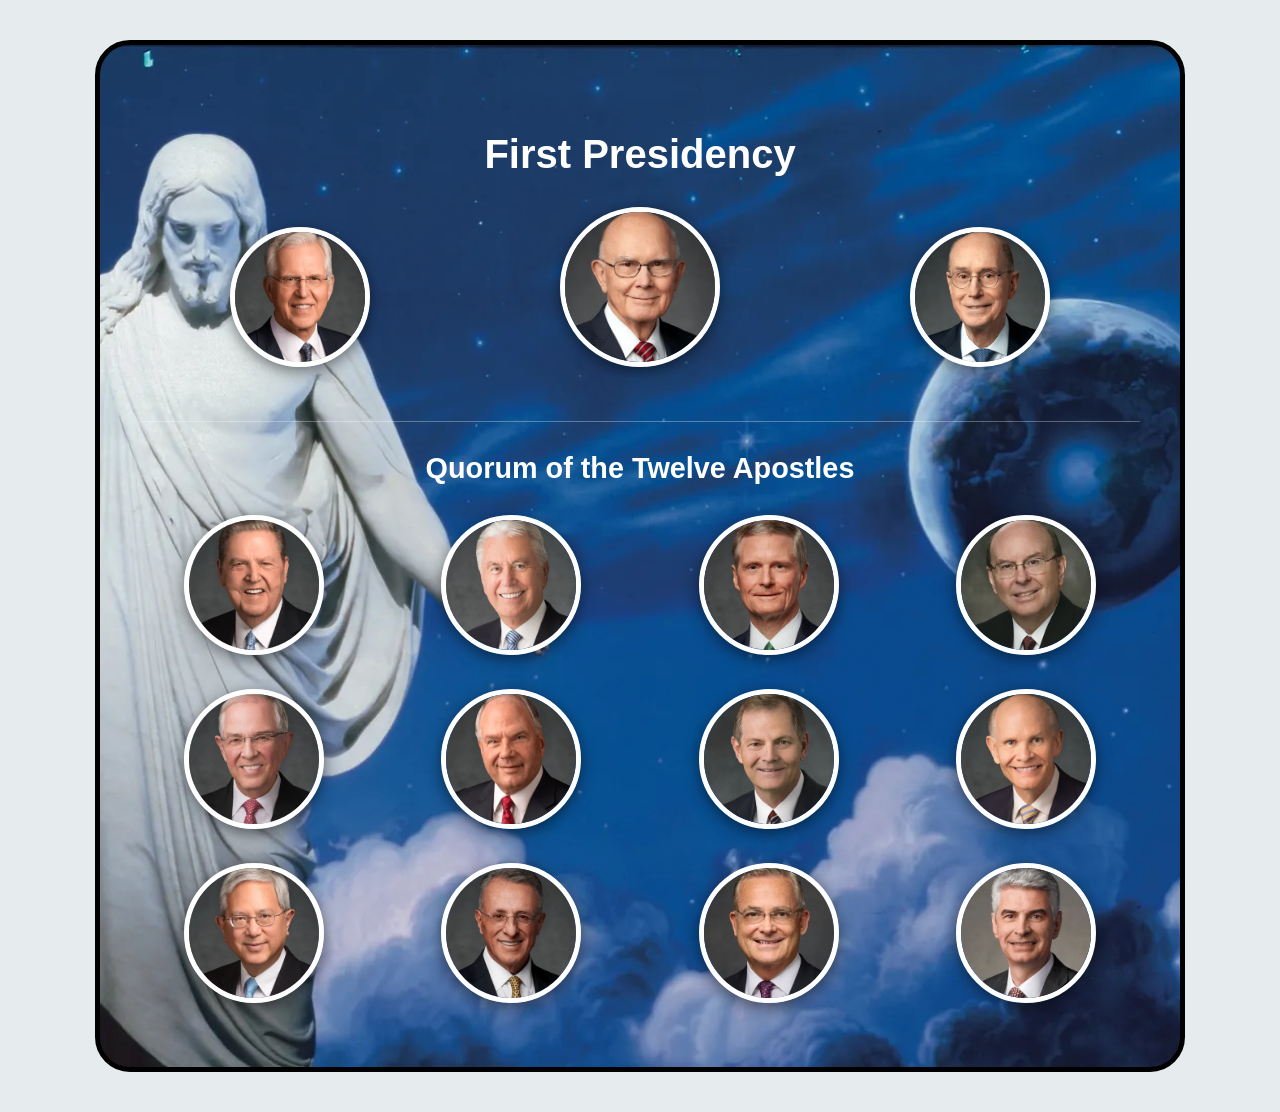
<file: ice/apostle_spotlight/apostles.html>
<!DOCTYPE html>
<html lang="en">
<head>
    <meta charset="UTF-8">
    <meta name="viewport" content="width=device-width, initial-scale=1.0">
    <title>Apostle Spotlight</title> 
    <link rel="stylesheet" href="apostles.css">
</head> 
<body>

    <div class="container">
        <h1>First Presidency</h1>
        <div class="first-presidency">
            <div class="apostle">
                <img class="bottom-img left" src="images/christofferson.webp" alt="D. Todd Christofferson">
            </div>
            <div class="prophet">
                <img src="images/oaks.webp" alt="Dallin H. Oaks">
            </div>
            <div class="apostle">
                <img class="bottom-img right" src="images/eyring.webp" alt="Henry B. Eyring">
            </div>
        </div>

        <h2>Quorum of the Twelve Apostles</h2>
        <div class="apostles">
            <div class="apostle"><img src="images/holland.webp" alt="Jeffrey R. Holland"></div>
            <div class="apostle"><img src="images/uchtdorf.webp" alt="Dieter F. Uchtdorf"></div>
            <div class="apostle"><img src="images/bednar.webp" alt="David A. Bednar"></div>
            <div class="apostle"><img src="images/cook.webp" alt="Quentin L. Cook"></div>
            <div class="apostle"><img src="images/anderson.webp" alt="Neil L. Andersen"></div>
            <div class="apostle"><img src="images/rasband.webp" alt="Ronald A. Rasband"></div>
            <div class="apostle"><img src="images/stevenson.webp" alt="Gary E. Stevenson"></div>
            <div class="apostle"><img src="images/renlund.webp" alt="Dale G. Renlund"></div>
            <div class="apostle"><img src="images/gong.webp" alt="Gerrit W. Gong"></div>
            <div class="apostle"><img src="images/soares.webp" alt="Ulisses Soares"></div>
            <div class="apostle"><img src="images/kearon.webp" alt="Patrick Kearon"></div>
            <div class="apostle"><img src="images/causse.webp" alt="Gérald Caussé"></div>
        </div>
    </div>

</body>
</html>
</file>
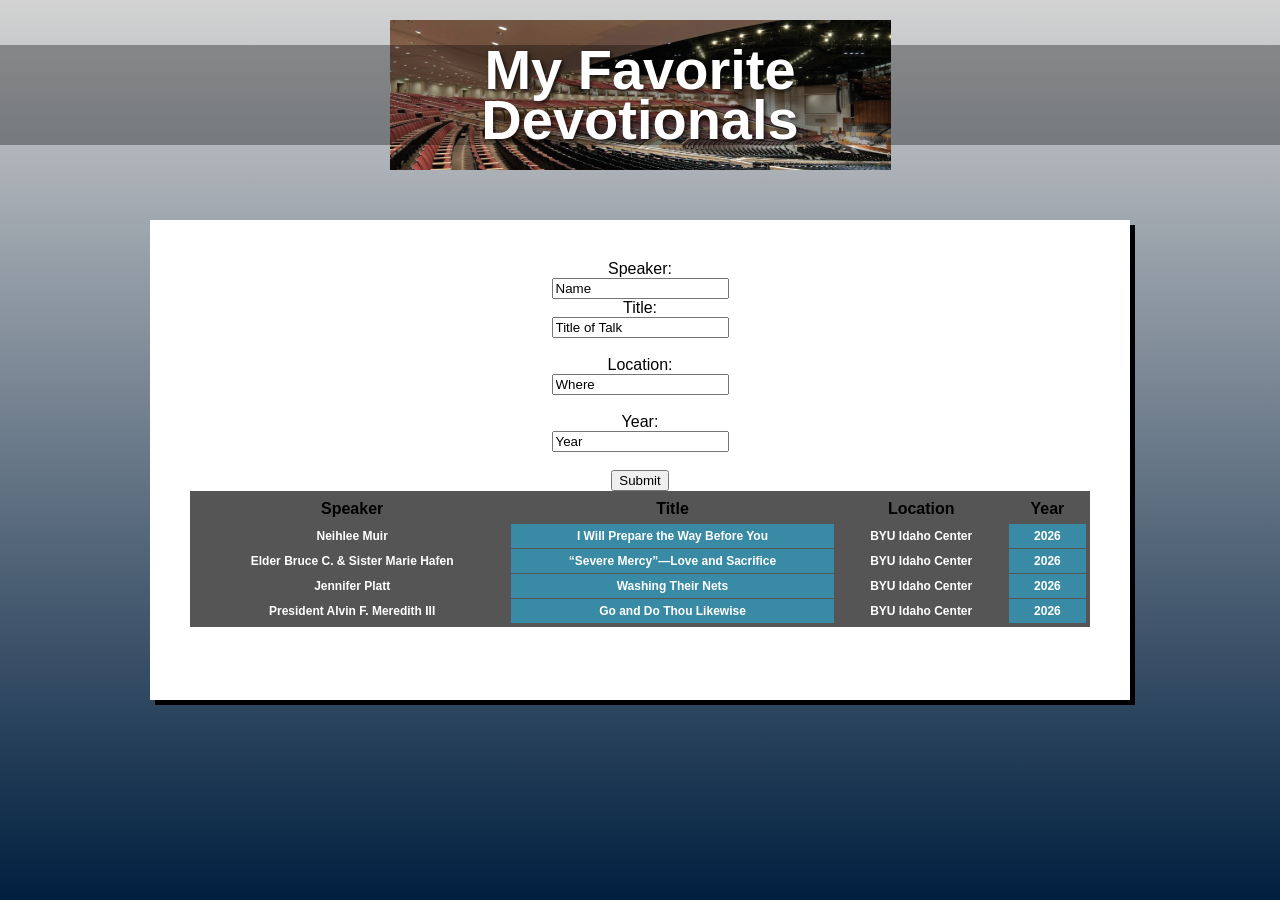
<file: ice/favorite_devo/favdevo.html>
<!DOCTYPE html>
<html lang="en">
<head>
  <meta charset="UTF-8" />
  <meta name="viewport" content="width=device-width, initial-scale=1.0"/>
  <title>My Favorite Devotionals</title>
  <link rel="stylesheet" href="devo_styles/favdevo_styles.css" />
</head>
<body>
  <div class="container">
    <header class="header">
      <div class="header-image">
        <h1>My Favorite<br>Devotionals</h1>
      </div>
    </header>
    <main>
      <div class="content-box">
        <!-- Add your devotional content here -->
         <table class="steelBlueCols">
          <tr>
            <th>Speaker</th>
            <th>Title</th>
            <th>Location</th>
            <th>Year</th>
          </tr>
          <tr>
            <td>Neihlee Muir</td>
            <td>I Will Prepare the Way Before You</td>
            <td>BYU Idaho Center</td>
            <td>2026</td>
          <tr>
            <td>Elder Bruce C. & Sister Marie Hafen</td>
            <td>“Severe Mercy”—Love and Sacrifice</td>
            <td>BYU Idaho Center</td>
            <td>2026</td>
          <tr>
            <td>Jennifer Platt</td>
            <td>Washing Their Nets</td>
            <td>BYU Idaho Center</td>
            <td>2026</td>
          <tr>
            <td>President Alvin F. Meredith III</td>
            <td>Go and Do Thou Likewise</td>
            <td>BYU Idaho Center</td>
            <td>2026</td>
          </tr>
          <form action="/action_page.php">
            <label for="Speaker">Speaker:</label><br>
            <input type="text" id="speaker" name="speaker" value="Name"><br>
            <label for="Title">Title:</label><br>
            <input type="text" id="title" name="title" value="Title of Talk"><br><br>
            <label for="Location">Location:</label><br>
            <input type="text" id="location" name="location" value="Where"><br><br>
            <label for="Year">Year:</label><br>
            <input type="text" id="year" name="year" value="Year "><br><br>
            <input type="submit" value="Submit">
          </form> 
        </table>
      </div>
    </main>
  </div>
</body>
</html>
</file>
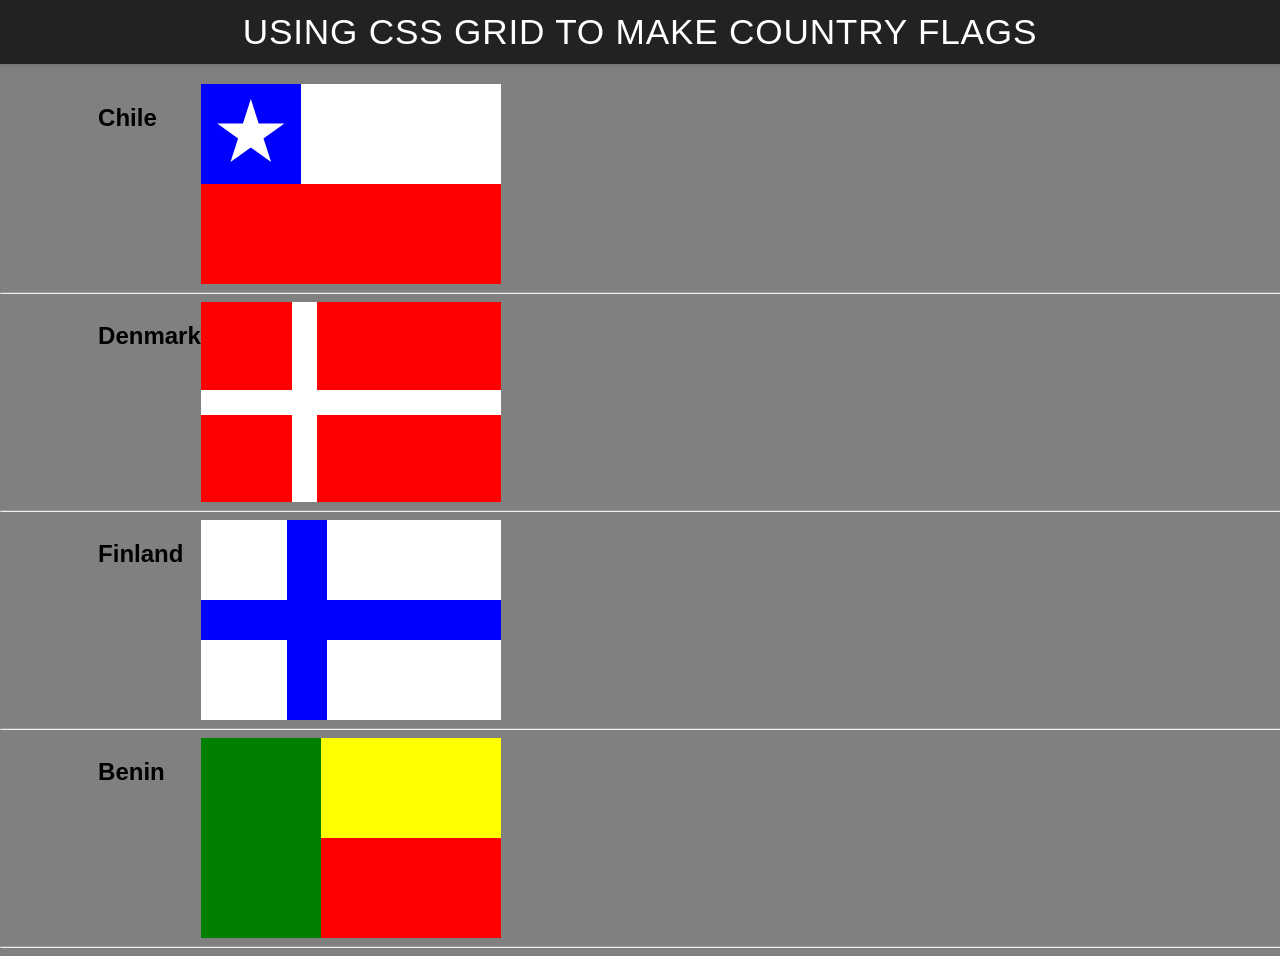
<file: ice/grid_flags/flags.html>
<!DOCTYPE html>
<html lang="en">

<head>
    <meta charset="UTF-8">
    <meta name="viewport" content="width=device-width, initial-scale=1.0">
    <title>Flag</title>
    <style>
        body {
            margin: 0;
            font-family: 'Helvetica Neue', sans-serif;
            background-color: gray;
        }

        header {
            background-color: #222;
            color: #fff;
            padding: 0.75rem 1.5rem;
            display: flex;
            align-items: center;
            justify-content: center;
            font-size: 1.1rem;
            letter-spacing: 0.05rem;
            text-transform: uppercase;
            box-shadow: 0 2px 4px rgba(0, 0, 0, 0.1);
        }

        header h1 {
            margin: 0;
            font-weight: 400;
        }
        main {
            display: grid;
            grid-template-columns: .1fr .1fr 1fr .1fr;
            margin-top: 20px;
        }
        hr {
            width: 100%;
            grid-column: 1 / 5;
        }
        h2 {
            grid-column: 2/3;
        }

        #blue {
            background: blue;
            grid-column: 1 / 2;
            display: grid;
            align-items: center;
            justify-items: center;
        }

        #white {
            background: white;
            grid-column: 2 / 4;
        }

        #red {
            background: red;
            grid-column: 1 / 4;
        }

        #chile {
            display: grid;
            grid-template-columns: 1fr 1fr 1fr;
            grid-template-rows: 1fr 1fr;
            height: 200px;
            width: 300px;
        }

        .star {
            width: 70px;
            aspect-ratio: 1;
            background: white;
            clip-path: polygon(50% 0, 79% 90%, 2% 35%, 98% 35%, 21% 90%);
        }

        #denmark {
            display: grid;
            grid-template-columns: 1fr 2fr;
            grid-template-rows: 1fr 1fr;
            background: white;
            height: 200px;
            width: 300px;
            gap: 25px;
            row-gap: 25px;
        }

        #dred1 {
            background: red;
            grid-column: 1 / 2;
        }
        #dred2 {
            background: red;
            grid-column: 2 / 2;
        }

        #dred3 {
            background: red;
            grid-column: 1 / 2;
            grid-row: 2 / 2;
        }

        #dred4 {
            background: red;
            grid-column: 2 / 2;
            grid-row: 2 / 2;
        }

        #finland {
            display: grid;
            grid-template-columns: 1fr 2fr;
            grid-template-rows: 1fr 1fr;
            background: blue;
            height: 200px;
            width: 300px;
            gap: 40px;
            row-gap: 40px;
        }

        #fwhite1 {
            background: white;
            grid-column: 1 / 2;
        }
        #fwhite2 {
            background: white;
            grid-column: 2 / 2;
        }

        #fwhite3 {
            background: white;
            grid-column: 1 / 2;
            grid-row: 2 / 2;
        }

        #fwhite4 {
            background: white;
            grid-column: 2 / 2;
            grid-row: 2 / 2;
        }

        #benin {
            display: grid;
            grid-template-columns: 2fr 3fr;
            grid-template-rows: 1fr 1fr;
            height: 200px;
            width: 300px;
        }

        #bgreen {
            background: green;
            grid-row: 1 / 3;
        }


        #byellow {
            background: yellow;
            grid-column: 2 / 2;
        }

        #bred {
            background: red;
            grid-column: 2 / 2;
            grid-row: 2 / 2;
        }
    </style>
</head>

<body>
    <header>
        <h1>Using CSS Grid to make Country Flags</h1>
    </header>
    <main>
        <h2>Chile</h2>
        <div id="chile">
            <div id="blue">
                <div class="star"></div>
            </div>
            <div id="white"></div>
            <div id="red"></div>
        </div>
        <hr>

        <h2>Denmark</h2>
        <div id="denmark">
            <div id="dred1"></div>
            <div id="dred2"></div>
            <div id="dred3"></div>
            <div id="dred4"></div>
        </div>
        <hr>

        <h2>Finland</h2>
        <div id="finland">
            <div id="fwhite1"></div>
            <div id="fwhite2"></div>
            <div id="fwhite3"></div>
            <div id="fwhite4"></div>
        </div>
        <hr>

        <h2>Benin</h2>
        <div id="benin">
            <div id="bgreen"></div>
            <div id="byellow"></div>
            <div id="bred"></div>
        </div>
        <hr>
    </main>
</body>

</html>
</file>
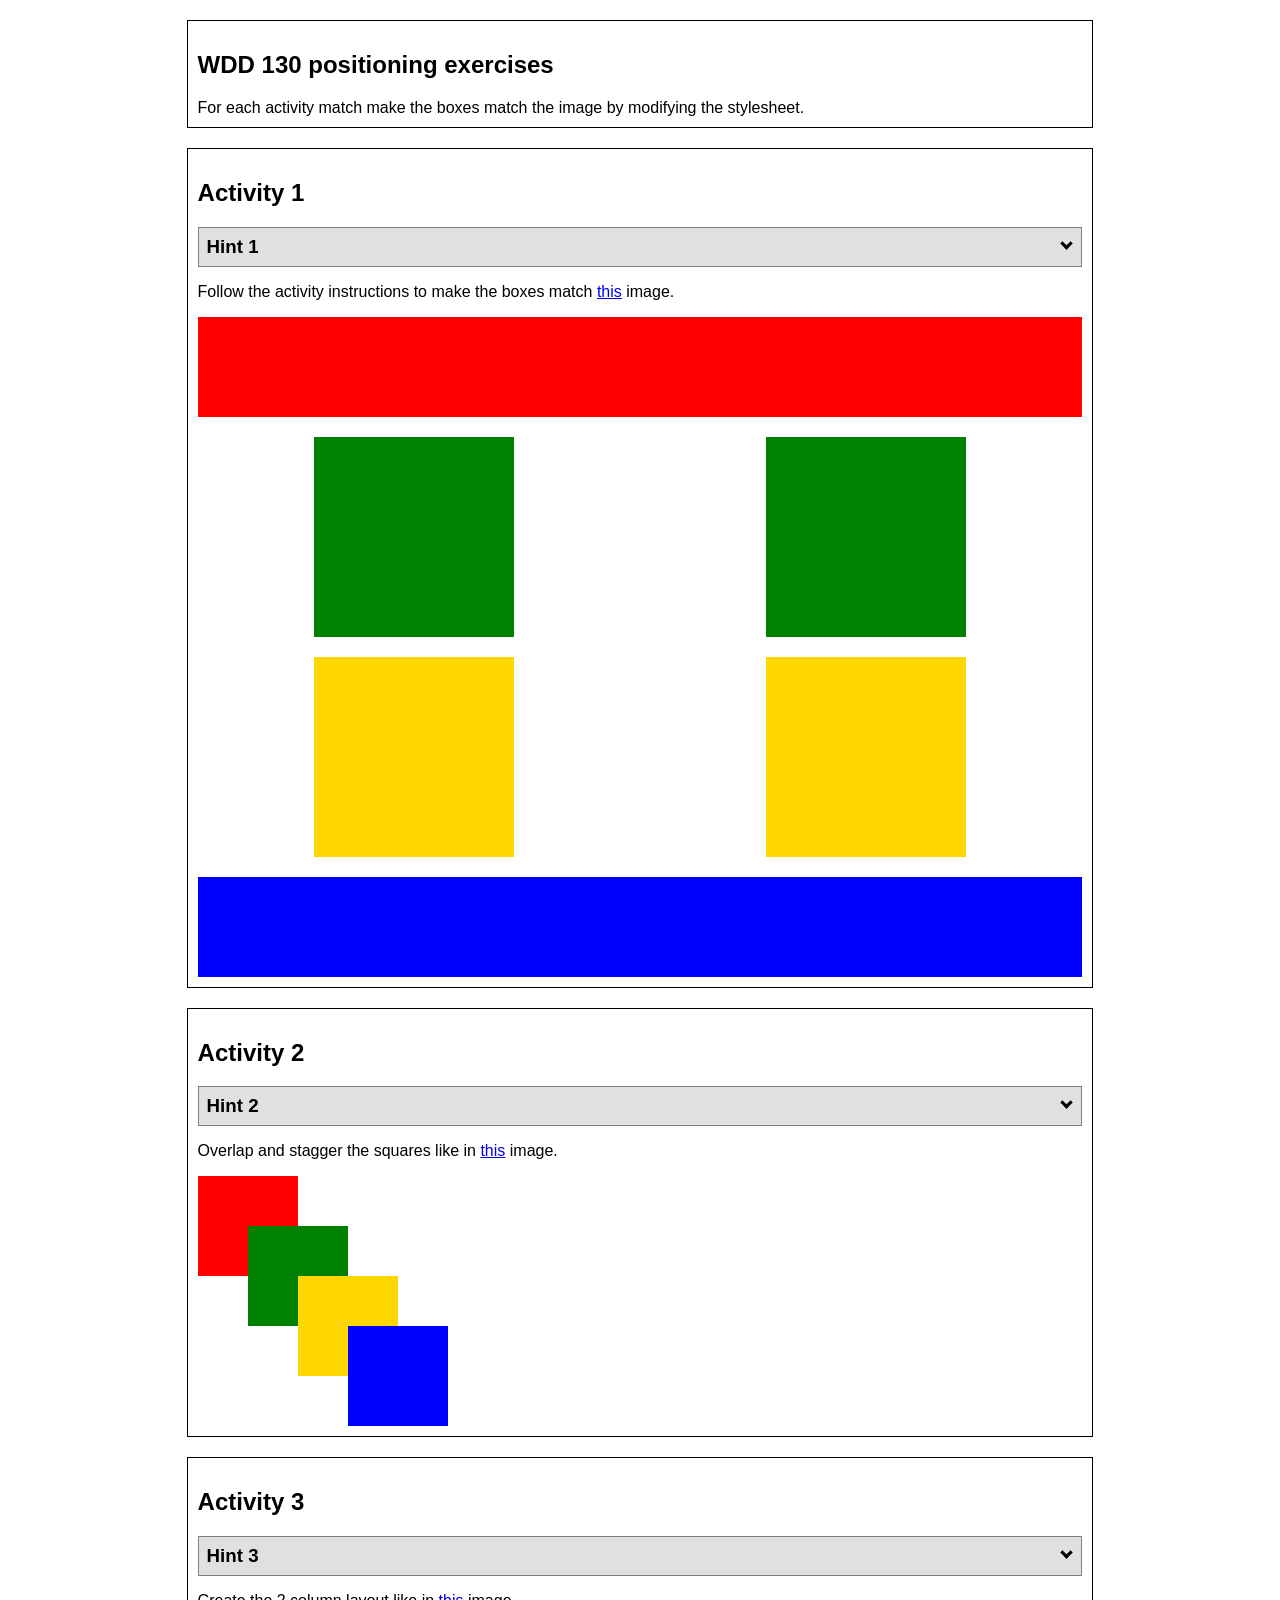
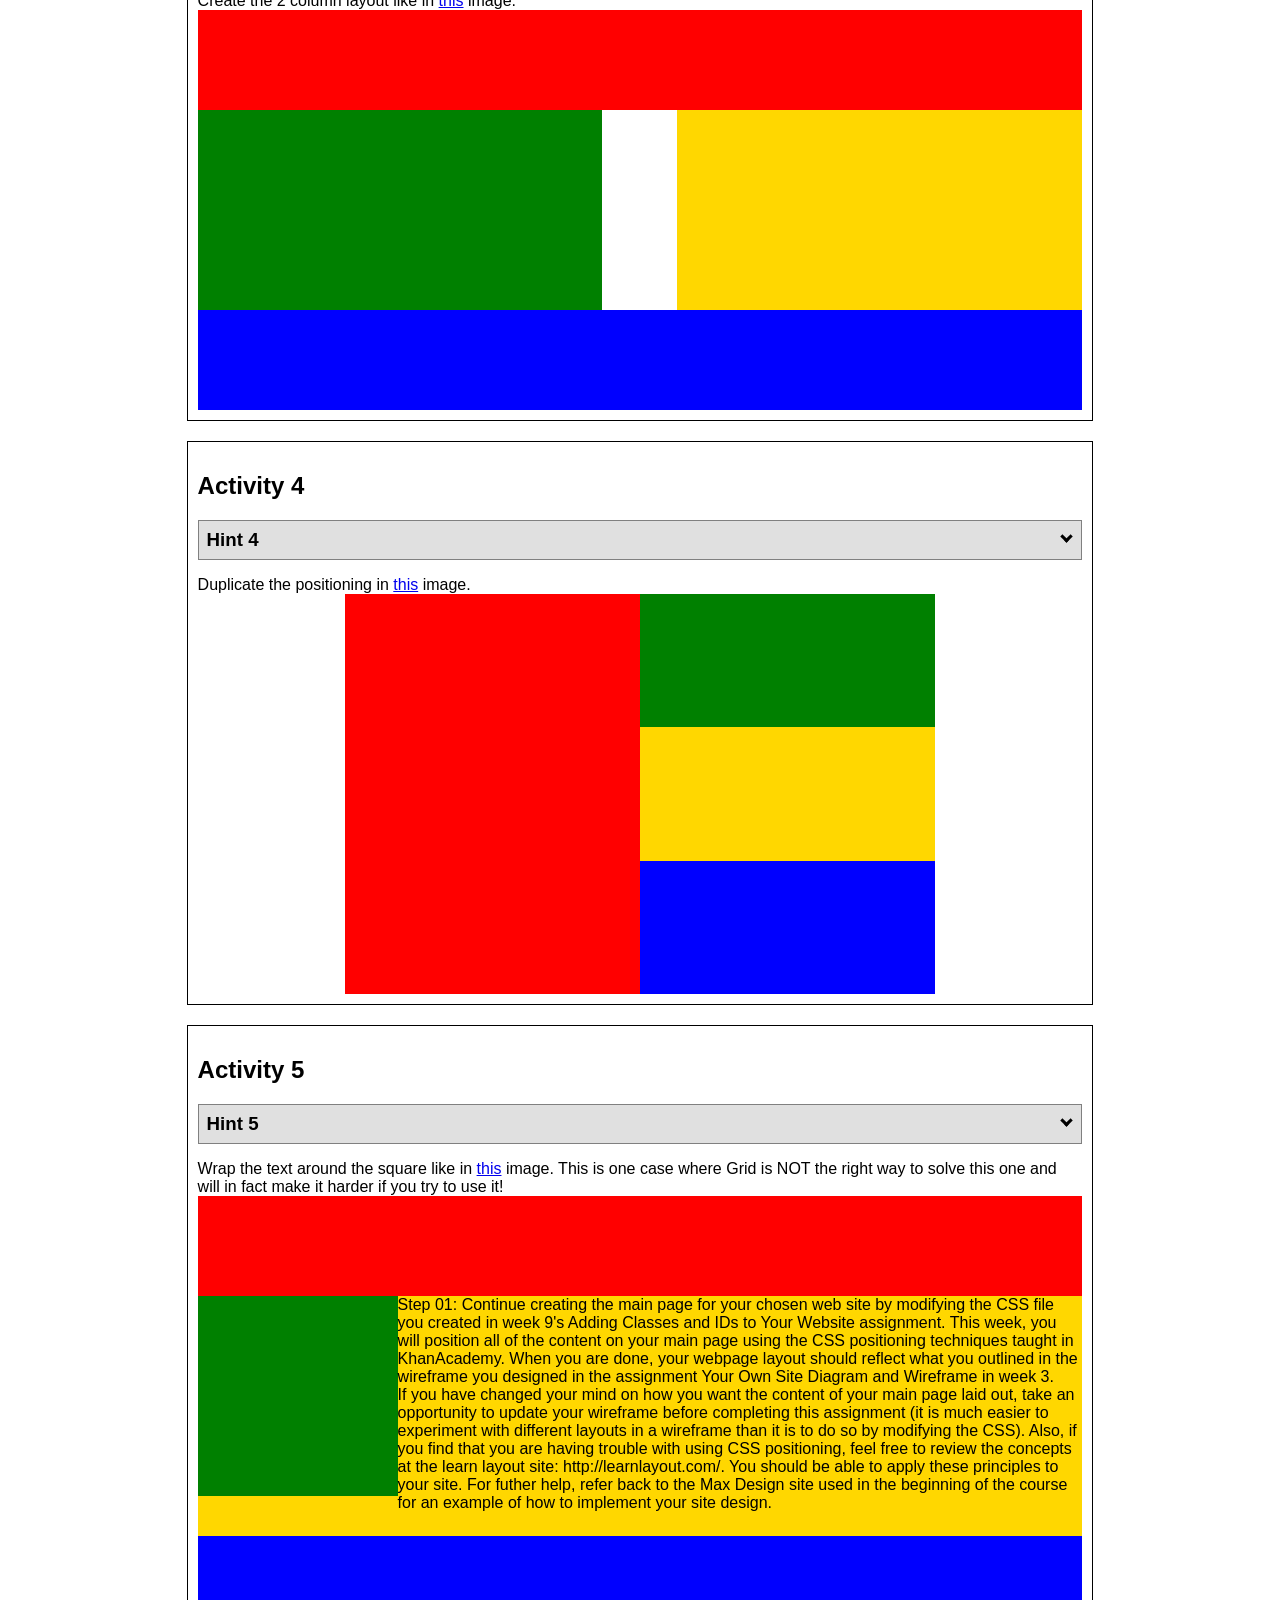
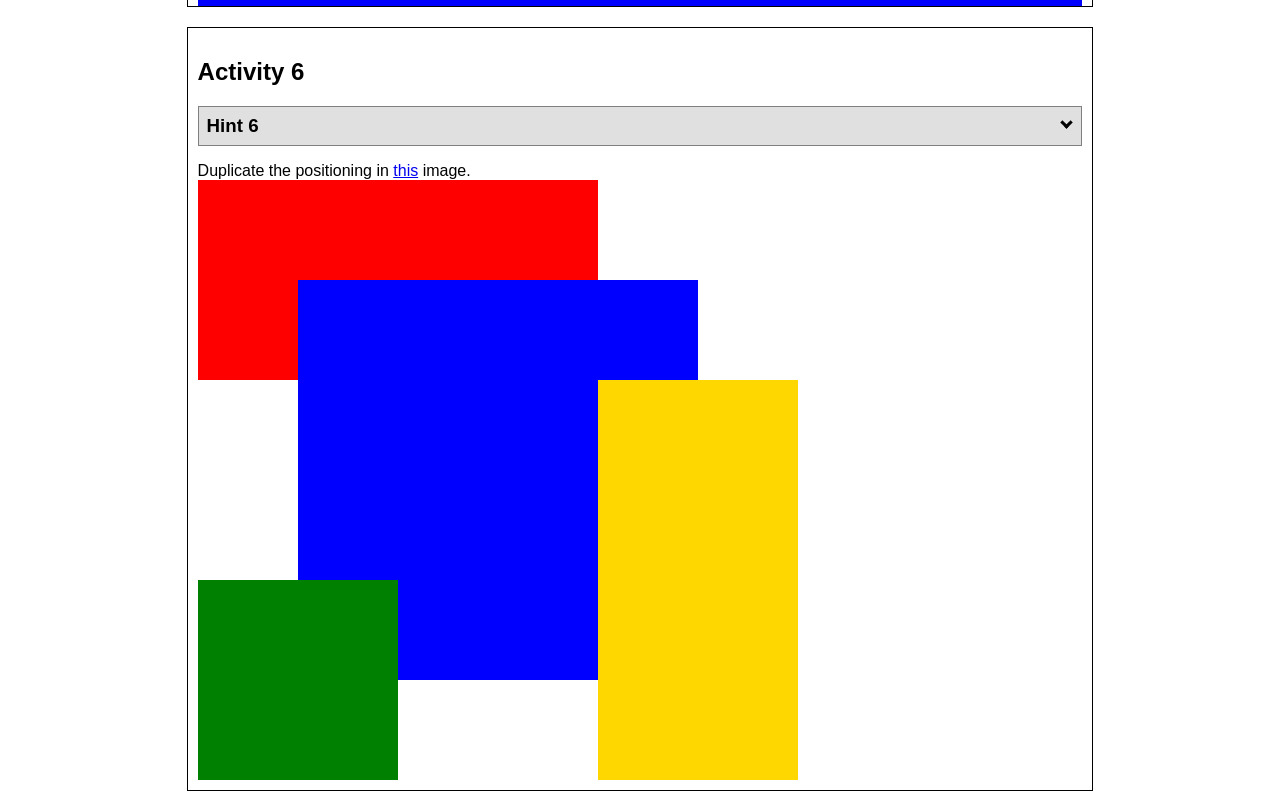
<file: ice/positioning/positioning.html>
<!DOCTYPE html>
<html lang="en">
  <head>
    <!-- HTML - Name: positioning.html -->
    <title>Positioning Activity</title>
    <link rel="stylesheet" type="text/css" href="positionstyles.css" />
  </head>
  <body>
    <div class="activity">
      <h2>WDD 130 positioning exercises</h2>
      For each activity match make the boxes match the image by modifying the stylesheet.</div>
    <div class="activity">
      <h2>Activity 1</h2>
      <section class="hint"><input type="checkbox" ><i></i> <h3>Hint 1</h3><div><p>Use the activity instructions for the firt activity</a></p></div></section>
      <p>Follow the activity instructions to make the boxes match  <a href="images/example1.png" target="_blank">this</a> image.</p>
      <div class="content1" >
        <div class="red1" ></div>
        <div class="green1" ></div> 
        <div class="green1" ></div>
        <div class="yellow1"></div>
        <div class="yellow1"></div>
        <div class="blue1"></div>
      </div>
    </div>
    <div class="activity">
      <h2>Activity 2</h2>
      <section class="hint"><input type="checkbox" > <h3>Hint 2</h3><i></i><div>
      <ul>
      <li>grid-template-columns: 50px 50px 50px 50px 50px </li></ul></div></section>
      <p>Overlap and stagger the squares like in <a href="images/example2.png" target="_blank">this</a> image.</p>
      <div class="content2" >
        <div class="red2" ></div>
        <div class="green2" ></div>
        <div class="yellow2"></div>
        <div class="blue2"></div>
      </div>
    </div>
    <div class="activity">
      <h2>Activity 3</h2>
      <section class="hint"><input type="checkbox" > <h3>Hint 3</h3><i></i><div><p>This one is going to be best solved with CSS Grid. Remember to make the boxes the right width first...then start moving them around. </p><h4>Properties used:</h4><ul><li>display:grid;</li><li>grid-template-columns:</li><li>grid-column-gap:</li>
        <li>grid-column:</li>  </ul></div></section>
      Create the 2 column layout like in <a href="images/example3.png" target="_blank">this</a>  image.
      <div class="content3" >
        <div class="red3" ></div>
        <div class="green3" ></div>
        <div class="yellow3"></div>
        <div class="blue3"></div>
      </div>
    </div>
    <div class="activity">
      <h2>Activity 4</h2>
      <section class="hint"><input type="checkbox" > <h3>Hint 4</h3><i></i><div><p>For the others we have been primarily concerned with width. For this one you will need to adjust height as well. </p><h4>Properties used:</h4><ul><li>display:grid;</li><li>grid-template-columns:</li><li>grid-row:</li></ul></div></section>
      Duplicate the positioning in <a href="images/example4.png" target="_blank">this</a> image. 
      <div class="content4" >
        <div class="red4" ></div>
        <div class="green4" ></div>
        <div class="yellow4"></div>
        <div class="blue4"></div>
      </div>
    </div>

    <div class="activity">
      <h2>Activity 5</h2>
      <section class="hint"><input type="checkbox" > <h3>Hint 5</h3><i></i><div><p>Grid is <strong>not</strong> the right way to do this.  In fact there is only one way to really do that...and that is with float. Remember that we float the thing we want the text to wrap around.  Also remember to start by making all the shapes the right size and shape.</p><h4>Properties used:</h4><ul><li>float: left;</li></ul></div></section>
      Wrap the text around the square like in <a href="images/example5.png" target="_blank">this</a> image. This is one case where Grid is NOT the right way to solve this one and will in fact make it harder if you try to use it!
      <div class="content5" >
        <div class="red5" ></div>
        <div class="green5" ></div>
        <div class="yellow5">Step 01: Continue creating the main page for your chosen web site by modifying the CSS file you created in week 9's Adding Classes and IDs to Your Website assignment. This week, you will position all of the content on your main page using the CSS positioning techniques taught in KhanAcademy. When you are done, your webpage layout should reflect what you outlined in the wireframe you designed in the assignment Your Own Site Diagram and Wireframe in week 3. <br />
          If you have changed your mind on how you want the content of your main page laid out, take an opportunity to update your wireframe before completing this assignment (it is much easier to experiment with different layouts in a wireframe than it is to do so by modifying the CSS). Also, if you find that you are having trouble with using CSS positioning, feel free to review the concepts at the learn layout site: http://learnlayout.com/. You should be able to apply these principles to your site. For futher help, refer back to the Max Design site used in the beginning of the course for an example of how to implement your site design.</div>
        <div class="blue5"></div>
      </div>
    </div>
    <div class="activity">
      <h2>Activity 6</h2>
      <section class="hint"><input type="checkbox" > <h3>Hint 6</h3><i></i><div><p>This one is all about visualizing the grid behind the layout. If you are having a hard time doing that first: all the sizes are even multiples of 100, and second here is another example with the lines drawn: <a href="images/example6-hint.png" target="_blank">example 6 with lines</a>. For this one you will find it easiest if you use px for the column width. You can also use <kbd>z-index</kbd> to control the element layering.    </p><h4>Properties used:</h4><ul><li>display:grid;</li><li>grid-template-columns:</li><li>grid-column:</li><li>grid-row:</li><li><a href="https://www.w3schools.com/cssref/pr_pos_z-index.asp" target="_blank">z-index:</a></li></ul></div></section>
      Duplicate the positioning in <a href="images/example6.png" target="_blank">this</a> image.
      <div class="content6" >
        <div class="red6" ></div>
        <div class="green6" ></div>
        <div class="yellow6"></div>
        <div class="blue6"></div>
      </div>
    </div>
  </body>
</html>
</file>
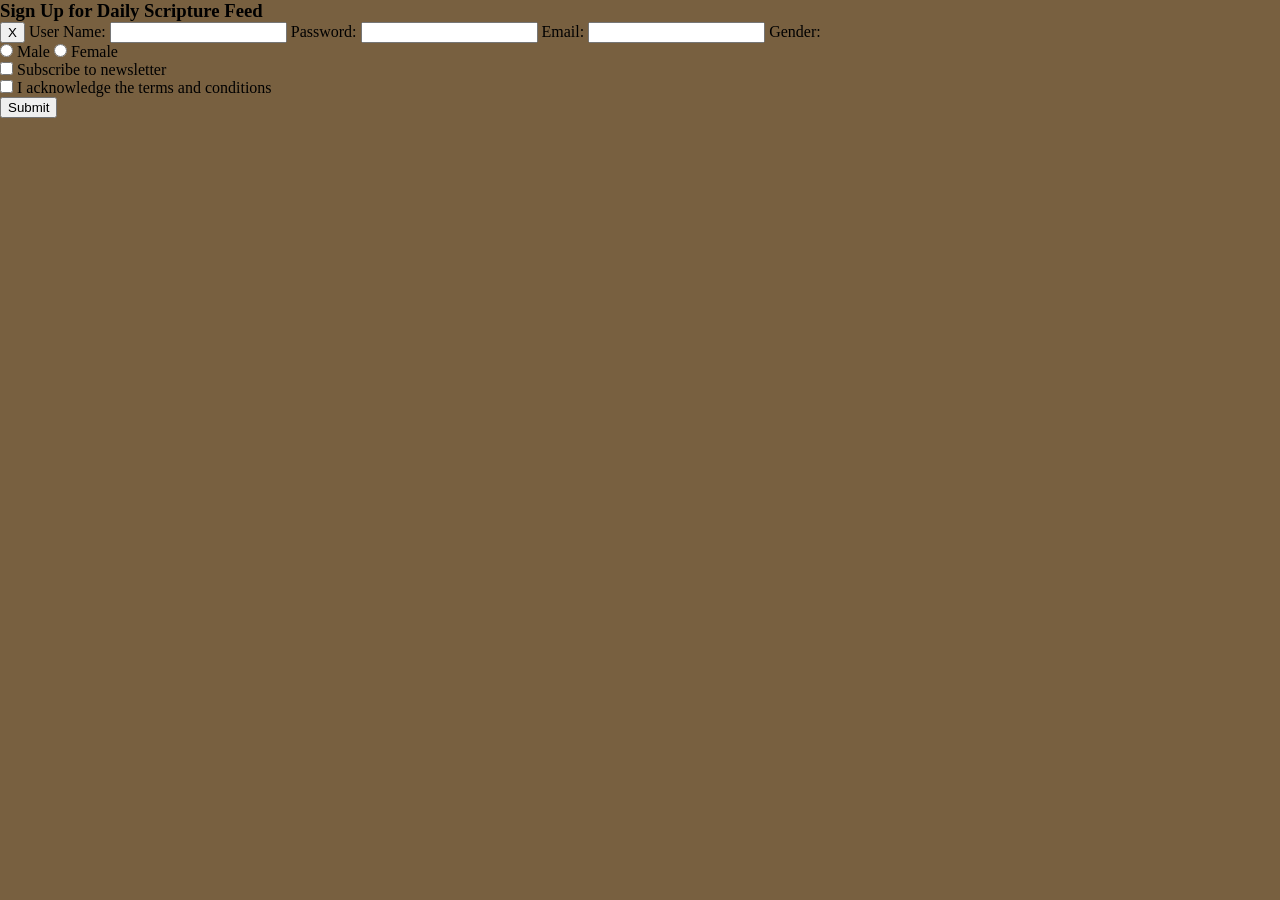
<file: ice/signup/signup.html>
<!DOCTYPE html>
<html lang="en">

<head>
    <meta charset="UTF-8">
    <meta name="viewport" content="width=device-width, initial-scale=1.0">
    <title>Daily Feed Sign Up</title>

    <style>
        * {
            margin: 0;
        }

        body {
            background: rgb(120, 96, 64);
        }
    </style>




</head>

<body>
    <div id="formContainer">
        <h3>Sign Up for Daily Scripture Feed</h3>
        <form id="myForm">
            <button type="button" id="closeBtn">X</button>
            <label for="username">User Name:</label>
            <input type="text" id="username" name="username" required>

            <label for="password">Password:</label>
            <input type="password" id="password" name="password" required>

            <label for="email">Email:</label>
            <input type="email" id="email" name="email" required>

            <label>Gender:</label>
            <div>
                <input type="radio" id="male" name="gender" value="male" required>
                <label for="male">Male</label>
                <input type="radio" id="female" name="gender" value="female" required>
                <label for="female">Female</label>
            </div>

            <section>
                <input type="checkbox" id="newsletter" name="newsletter">
                <label for="newsletter">Subscribe to newsletter</label>
            </section>

            <section>
                <input type="checkbox" id="conditions" name="conditions" required>
                <label for="conditions">I acknowledge the terms and conditions</label>
            </section>

            <section>
                <button type="submit">Submit</button>
            </section>
        </form>
    </div>

    <div id="output"></div>

    <script>
        // Here is some Javascript to start looking forward to wdd131
        document.getElementById("closeBtn").addEventListener("click", function () {
            document.getElementById("formContainer").style.display = "none";
         });
        const form = document.getElementById('myForm');
        const output = document.getElementById('output');

        form.addEventListener('submit', function (event) {
            event.preventDefault(); // Stop form from actually submitting

            const formData = new FormData(form);
            const entries = [];

            for (const [key, value] of formData.entries()) {
                if (key == "password") {
                    entries.push(`<strong>${key}</strong>: ${value} (you should probably encrypt the password)`);
                } else {
                    entries.push(`<strong>${key}</strong>: ${value}`);
                }
            }

            output.innerHTML = `
            <br>  
            <h3>Here is the data that would be sent to the server:</h3>
            <ul>
                ${entries.map(item => `<li>${item}</li>`).join('')}
            </ul>
            `;
                });
    </script>

</body>

</html>
</file>
<file: ice/apostle_spotlight/apostles.css>
body {
    background: #E6ECED;
    font-family: Arial, Helvetica, sans-serif;
    margin: 0;
    padding: 0;
}

.container {
    max-width: 1000px;
    margin: 40px auto;
    padding: 60px 40px;
    border-radius: 35px;
    background: url("images/christus.webp");
    background-size: cover;
    background-position: center;
    border: 5px solid black;
    text-align: center;
    color: white;
}

h1 {
    font-size: 2.5rem;
    margin-bottom: 30px;
}

h2 {
    font-size: 1.8rem;
    margin-top: 50px;
    margin-bottom: 30px;
    border-top: 1px solid rgba(255, 255, 255, 0.3);
    padding-top: 30px;
}

.first-presidency {
    display: grid;
    grid-template-columns: repeat(3, 1fr);
    width: 100%;
    justify-items: bottom;
    gap: 20px;
}

.bottom-img {
    width: 100%;
    max-width: 200px;
    height: auto;
    margin-top: 20px;
    border-radius: 10px;
}

.bottom-img.left {
    grid-column: 1;
    grid-row: 2;
}

.bottom-img.right {
    grid-column: 3;
    grid-row: 2;
}

.apostles {
    display: grid;
    grid-template-columns: repeat(4, 1fr);
    justify-items: center;
    gap: 30px;
}

.prophet img {
    width: 150px;
    height: 150px;
    border-radius: 50%;
    border: 5px solid white;
    object-fit: cover;
    transition: transform 0.3s ease, border-color 0.3s ease;
    box-shadow: 0 4px 15px rgba(0,0,0,0.5);
}

.apostle img {
    width: 130px;
    height: 130px;
    border-radius: 50%;
    border: 5px solid white;
    object-fit: cover;
    transition: transform 0.3s ease, border-color 0.3s ease;
    box-shadow: 0 4px 15px rgba(0,0,0,0.5);
}

.prophet img:hover {
    border-color: #FFD700;
    transform: scale(1.1);
    cursor: pointer;
}

.apostle img:hover {
    border-color: #FFD700;
    transform: scale(1.1);
    cursor: pointer;
}
</file>
<file: ice/favorite_devo/devo_styles/favdevo_styles.css>
body {
  margin: 0;
  height: 100%;
  font-family: Arial, sans-serif;
  background: linear-gradient(to bottom, #d3d3d3, #001f3f);
  background-repeat: no-repeat; /* Just in case */
  background-attachment: fixed;
}

.container {
  text-align: center;
}

.header {
  padding: 20px 0;
}

.header-image {
  background-image: url('../devo_images/icenter.png'); /* Replace with your image */
  background-repeat: no-repeat;
  background-position: center;
  height: 150px;
  display: flex;
  flex-direction: column;
  justify-content: center;
  color: white;

}

.header-image h1 {
  margin: 0;
  line-height: 0.9;
    font-size: 3.5em;
  font-weight: bold;
  text-shadow: 2px 2px 4px rgba(0, 0, 0, 0.7);
  background: #00000055;
}

.content-box {
  background-color: white;
  margin: 30px auto;
  width: 90%;
  max-width: 900px;
  padding: 40px;
  box-shadow: 5px 5px 0px black;
  min-height: 400px;
}

table.steelBlueCols {
  border: 4px solid #555555;
  background-color: #555555;
  width: 100%;
  text-align: center;
  border-collapse: collapse;
}
table.steelBlueCols td, table.steelBlueCols th {
  border: 1px solid #555555;
  padding: 5px 10px;
}
table.steelBlueCols tbody td {
  font-size: 12px;
  font-weight: bold;
  color: #FFFFFF;
}
table.steelBlueCols td:nth-child(even) {
  background: #398AA4;
}
table.steelBlueCols thead {
  background: #398AA4;
  border-bottom: 10px solid #398AA4;
}
table.steelBlueCols thead th {
  font-size: 15px;
  font-weight: bold;
  color: #FFFFFF;
  text-align: left;
  border-left: 2px solid #398AA4;
}
table.steelBlueCols thead th:first-child {
  border-left: none;
}

table.steelBlueCols tfoot td {
  font-size: 13px;
}
table.steelBlueCols tfoot .links {
  text-align: right;
}
table.steelBlueCols tfoot .links a{
  display: inline-block;
  background: #FFFFFF;
  color: #398AA4;
  padding: 2px 8px;
  border-radius: 5px;
}
</file>
<file: ice/positioning/positionstyles.css>
/* CSS - Name: "positionstyles.css" */
/* Activity 1 styles */
.content1 {
  /* This is the parent of the activity 1 boxes. */
  display: grid;
  grid-template-columns: 1fr 1fr;
  gap: 20px;
}
.red1 { 
  width: 100%; 
  height: 100px; 
  background-color: red;  
  grid-column: 1 / 3
} 
.green1 {
  width: 200px; 
  height: 200px; 
  background-color: green;
  justify-self: center;
} 
.yellow1 {
  width: 200px; 
  height: 200px; 
  background-color: gold; 
  justify-self: center;
} 
.blue1 {
  width: 100%; 
  height: 100px; 
  background-color: blue; 
  grid-column: 1 / 3
} 
/* Activity 2 styles */ 
.content2 {
  /* This is the parent of the activity 2 boxes. */
  display: grid;
  grid-template-columns: repeat(5, 50px);
  grid-template-rows: repeat(5, 50px)
}
.red2 {
  width: 100px; 
  height: 100px; 
  background-color: red; 
  grid-column: 1 / 3;
} 
.green2 { 
  width: 100px; 
  height: 100px; 
  background-color: green;
  grid-column: 2 / 4;
} 
.yellow2 {
  width: 100px; 
  height: 100px; 
  background-color: gold; 
  grid-column: 3 / 5;
} 
.blue2 {
  width: 100px; 
  height: 100px; 
  background-color: blue; 
  grid-column: 4 / 6;
} 
/* Activity 3 styles */ 
.content3 {
  /* This is the parent of the activity 1 boxes. */
  display: grid;
  grid-template-columns: 1fr 1fr;
  column-gap: 75px;
}
.red3 { 
  width: 100%; 
  height: 100px; 
  background-color: red; 
  grid-column: 1 / 3
} 
.green3 {
  width: 100%; 
  height: 200px; 
  background-color: green;
  justify-self: left;
} 
.yellow3 {
  width: 100%; 
  height: 200px; 
  background-color: gold; 
  justify-self: right;
} 
.blue3 {
  width: 100%; 
  height: 100px; 
  background-color: blue; 
  grid-column: 1 / 3
} 
/* Activity 4 styles */ 
.content4 {
  /* This is the parent of the activity 4 boxes. */
  height: 400px;
  display: grid;
  grid-template-columns: repeat(6 , 1fr);
  grid-template-rows: 1fr 1fr 1fr;
}
.red4 {
  width: 100%; 
  height: 100%; 
  background-color: red;
  grid-column: 2 / 4;
  grid-row: 1 / 4;
} 
.green4 {
  width: 100%; 
  height: 100%; 
  background-color: green; 
  grid-column: 4 / 6;
  grid-row: 1 / 2;
} 
.yellow4 {
  width: 100%; 
  height: 100%; 
  background-color: gold; 
  grid-column: 4 / 6;
  grid-row: 2 / 3;
} 
.blue4 {
  width: 100%; 
  height: 100%; 
  background-color: blue; 
  grid-column: 4 / 6;
  grid-row: 3 / 4;
} 
/* Activity 5 styles */ 
.content5 {
  /* This is the parent of the activity 5 boxes. */
  height: 400px;
}
.red5 { 
  width: 100%; 
  height: 100px; 
  background-color: red; 
} 
.green5 { 
  width: 200px; 
  height: 200px; 
  background-color: green; 
  float: left;

} 
.yellow5 {
  width: 100%; 
  height: 240px; 
  background-color: gold; 

} 
.blue5 {
  width: 100%; 
  height: 100px; 
  background-color: blue; 
} 
/* Activity 6 styles */ 
.content6 {
  /* This is the parent of the activity 6 boxes. */
  display: grid;
  grid-template-columns: repeat(6, 100px);
  grid-template-rows: repeat(6, 100px);

}
.red6 {
  width: 100%; 
  height: 100%; 
  background-color: red; 
  grid-column: 1 / 5;
  grid-row: 1 / 3;
} 
.green6 {
  width: 100%; 
  height: 100%; 
  background-color: green; 
  grid-column: 1 / 3;
  grid-row: 5 / 7;
  z-index: 1;
} 
.yellow6 {
  width: 100%; 
  height: 100%; 
  background-color: gold; 
  grid-column: 5 / 7;
  grid-row: 3 / 7;
  z-index: 1;
} 
.blue6 {
  width: 100%; 
  height: 100%; 
  background-color: blue; 
  grid-column: 2 / 6;
  grid-row: 2 / 6;
} 


/* Do not make any changes below here */
.activity {
  width: 70%; 
  margin: 20px auto; 
  font-family: Arial, sans-serif; 
  border: 1px solid black; 
  padding: 10px; 
  clear:both; 
  overflow: auto;
} 

.hint {
  border: 1px solid grey;
  background: #e0e0e0;
  padding: .5em;
  position: relative;
  margin: 1em 0;
}
.hint h3 {
  margin: 0;
}
.hint:hover {
  background: #d0d0d0;
}
.hint > div {
  display: none;
}

.hint input[type=checkbox] {
  position: absolute;
  width: 100%;
  height: 100%;
  opacity: 0;
  z-index: 1;
  cursor: pointer;
}

.hint input[type=checkbox]:checked ~ div {
  display: block;
}

.hint i {
  position: absolute;
  transform: translate(-6px, 0);
  margin-top: 16px;
  right: 10px;
  top: -3px;
}
.hint i:before, .hint i:after {
  content: "";
  position: absolute;
  background-color: black;
  width: 3px;
  height: 9px;
}
.hint i:before {
  transform: translate(2px, 0) rotate(45deg);
}
.hint i:after {
  transform: translate(-2px, 0) rotate(-45deg);
}

.hint input[type=checkbox]:checked ~ i:before {
  transform: translate(-2px, 0) rotate(45deg);
}
.hint input[type=checkbox]:checked ~ i:after {
  transform: translate(2px, 0) rotate(-45deg);
}
.hint a {
  position: relative;
  z-index: 1;
}
</file>
